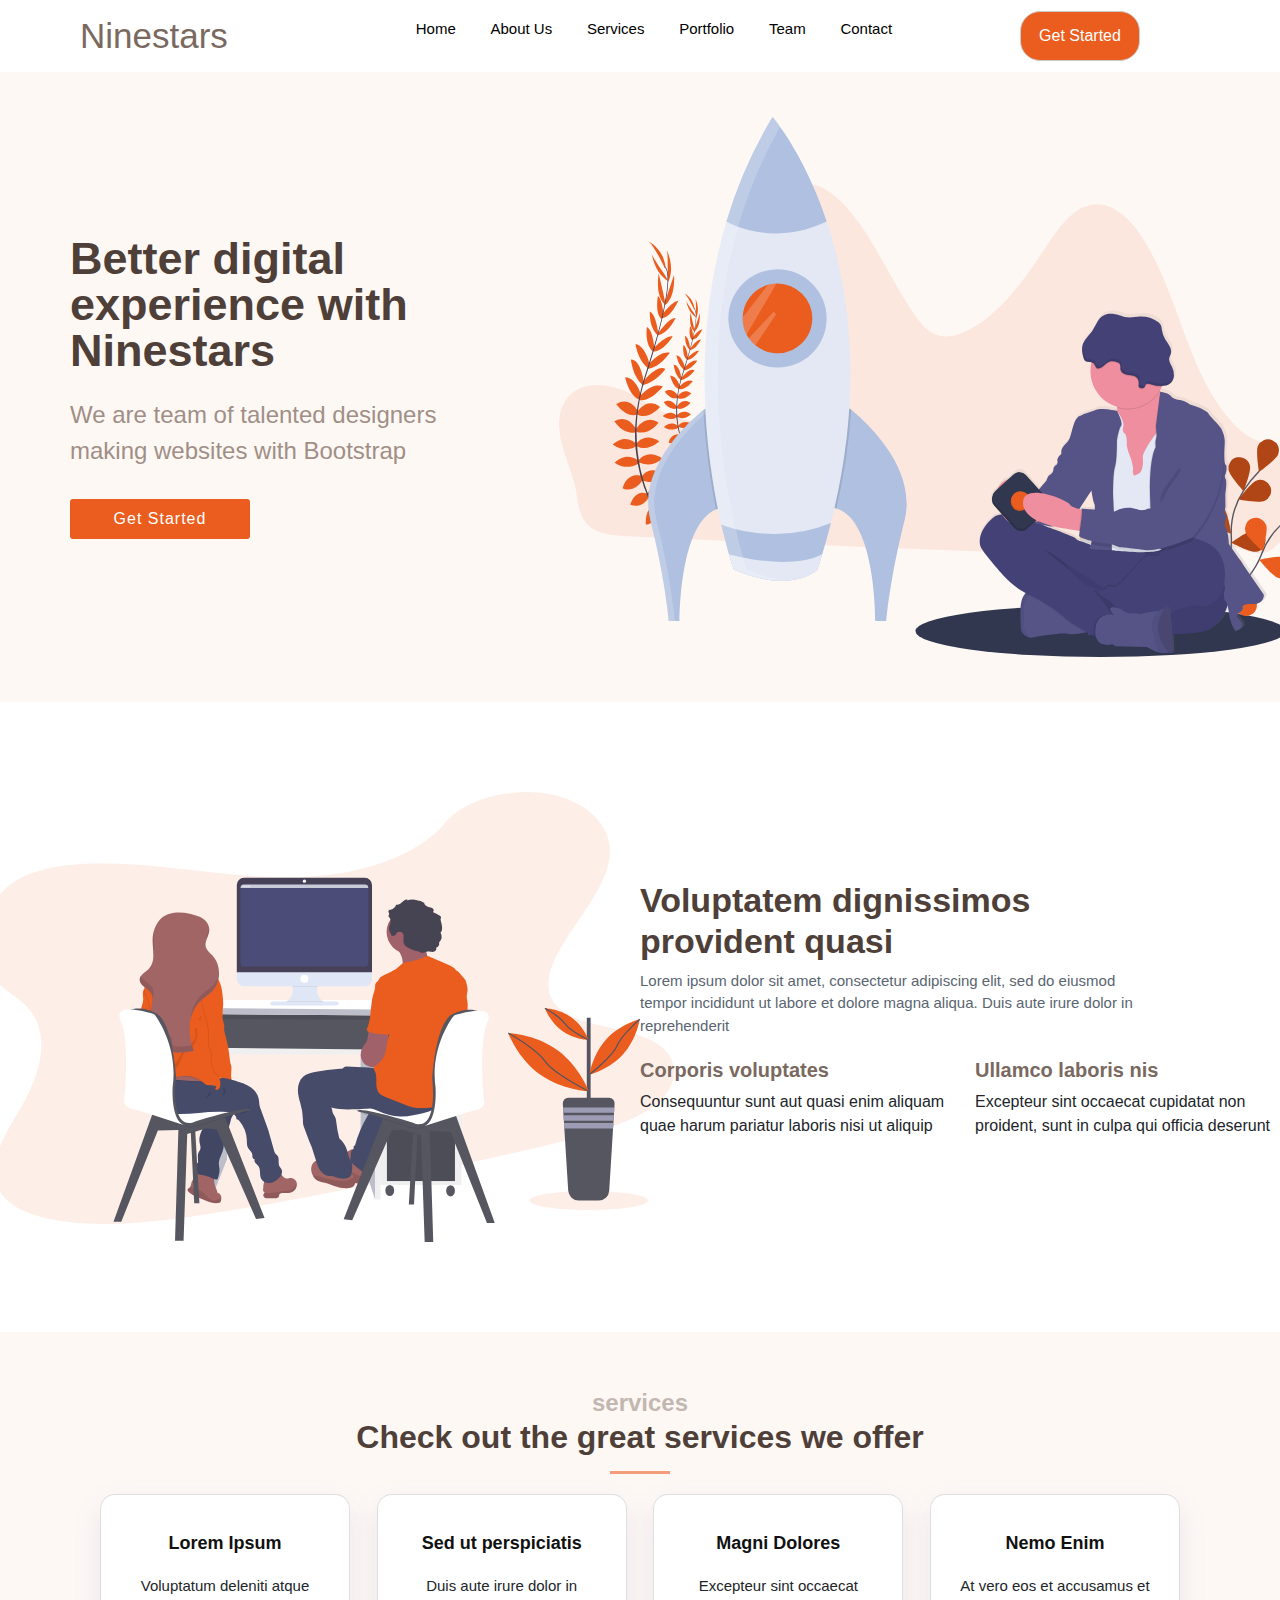
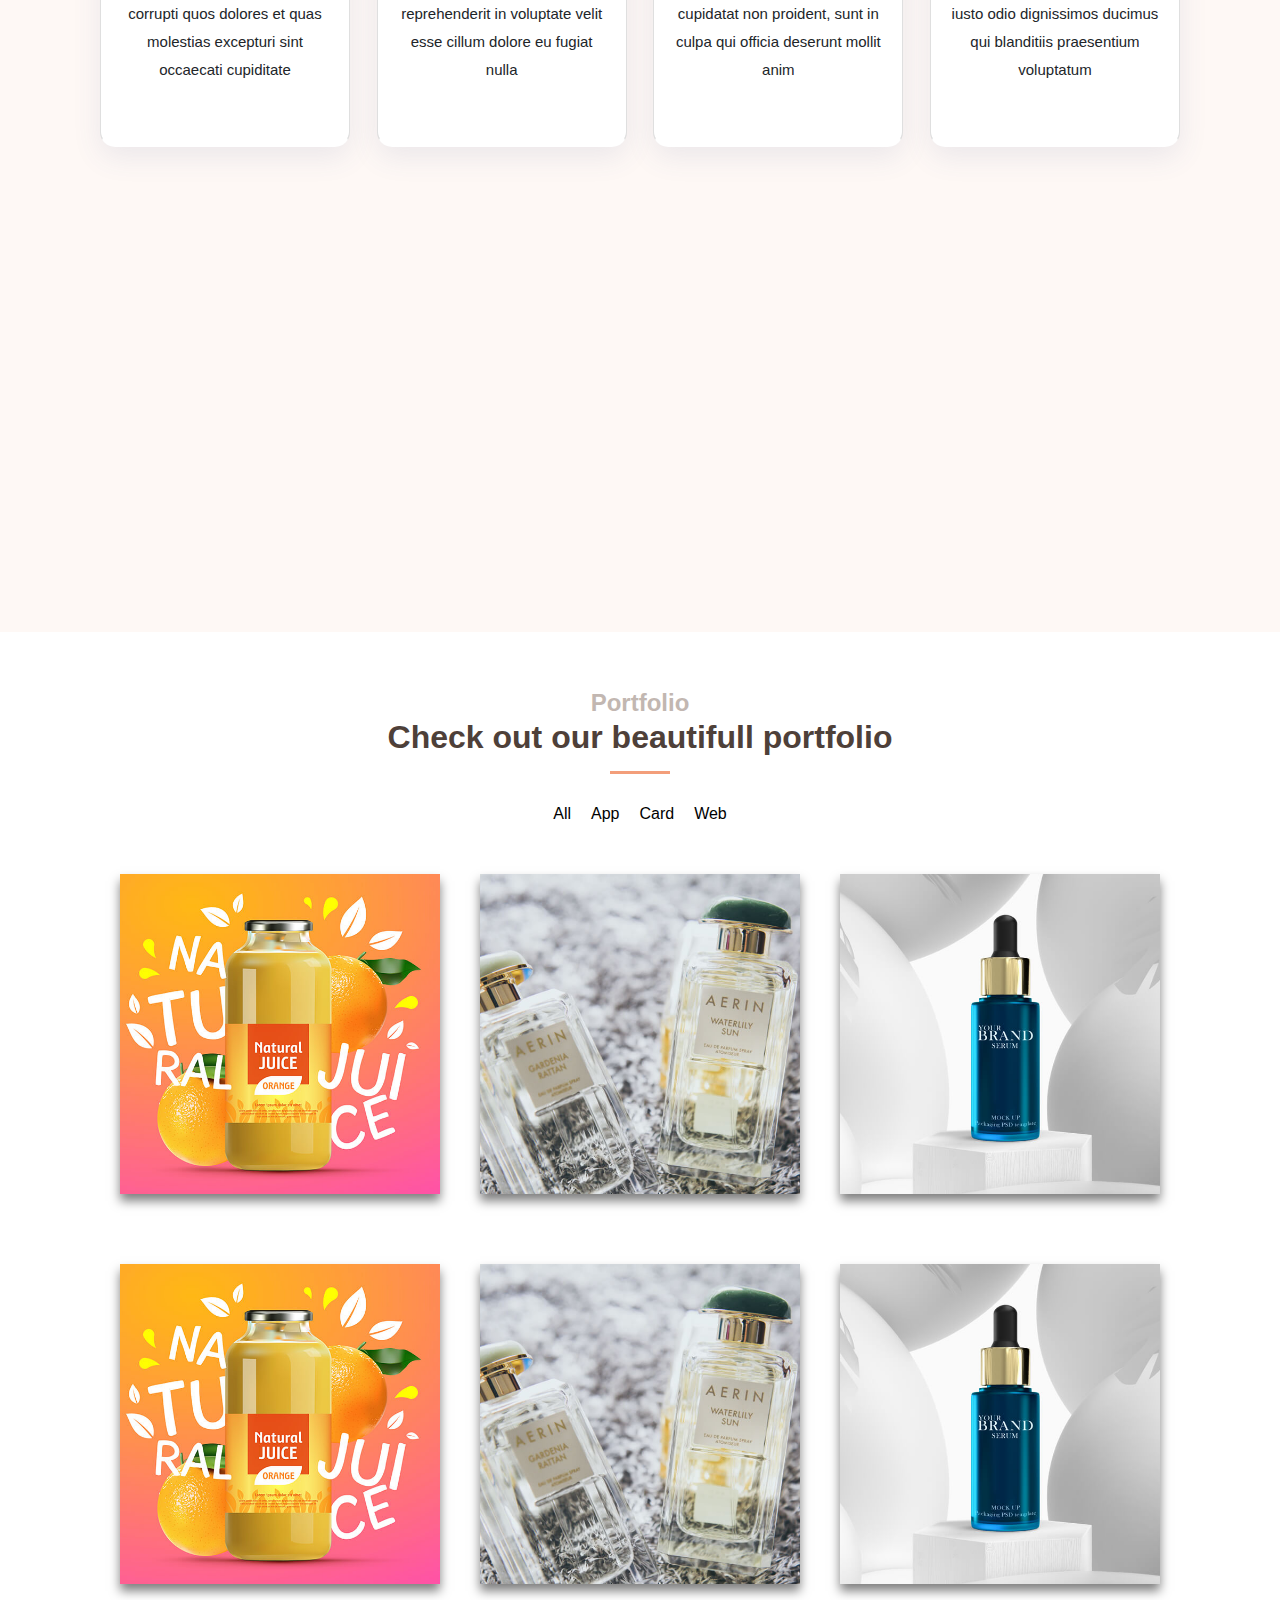
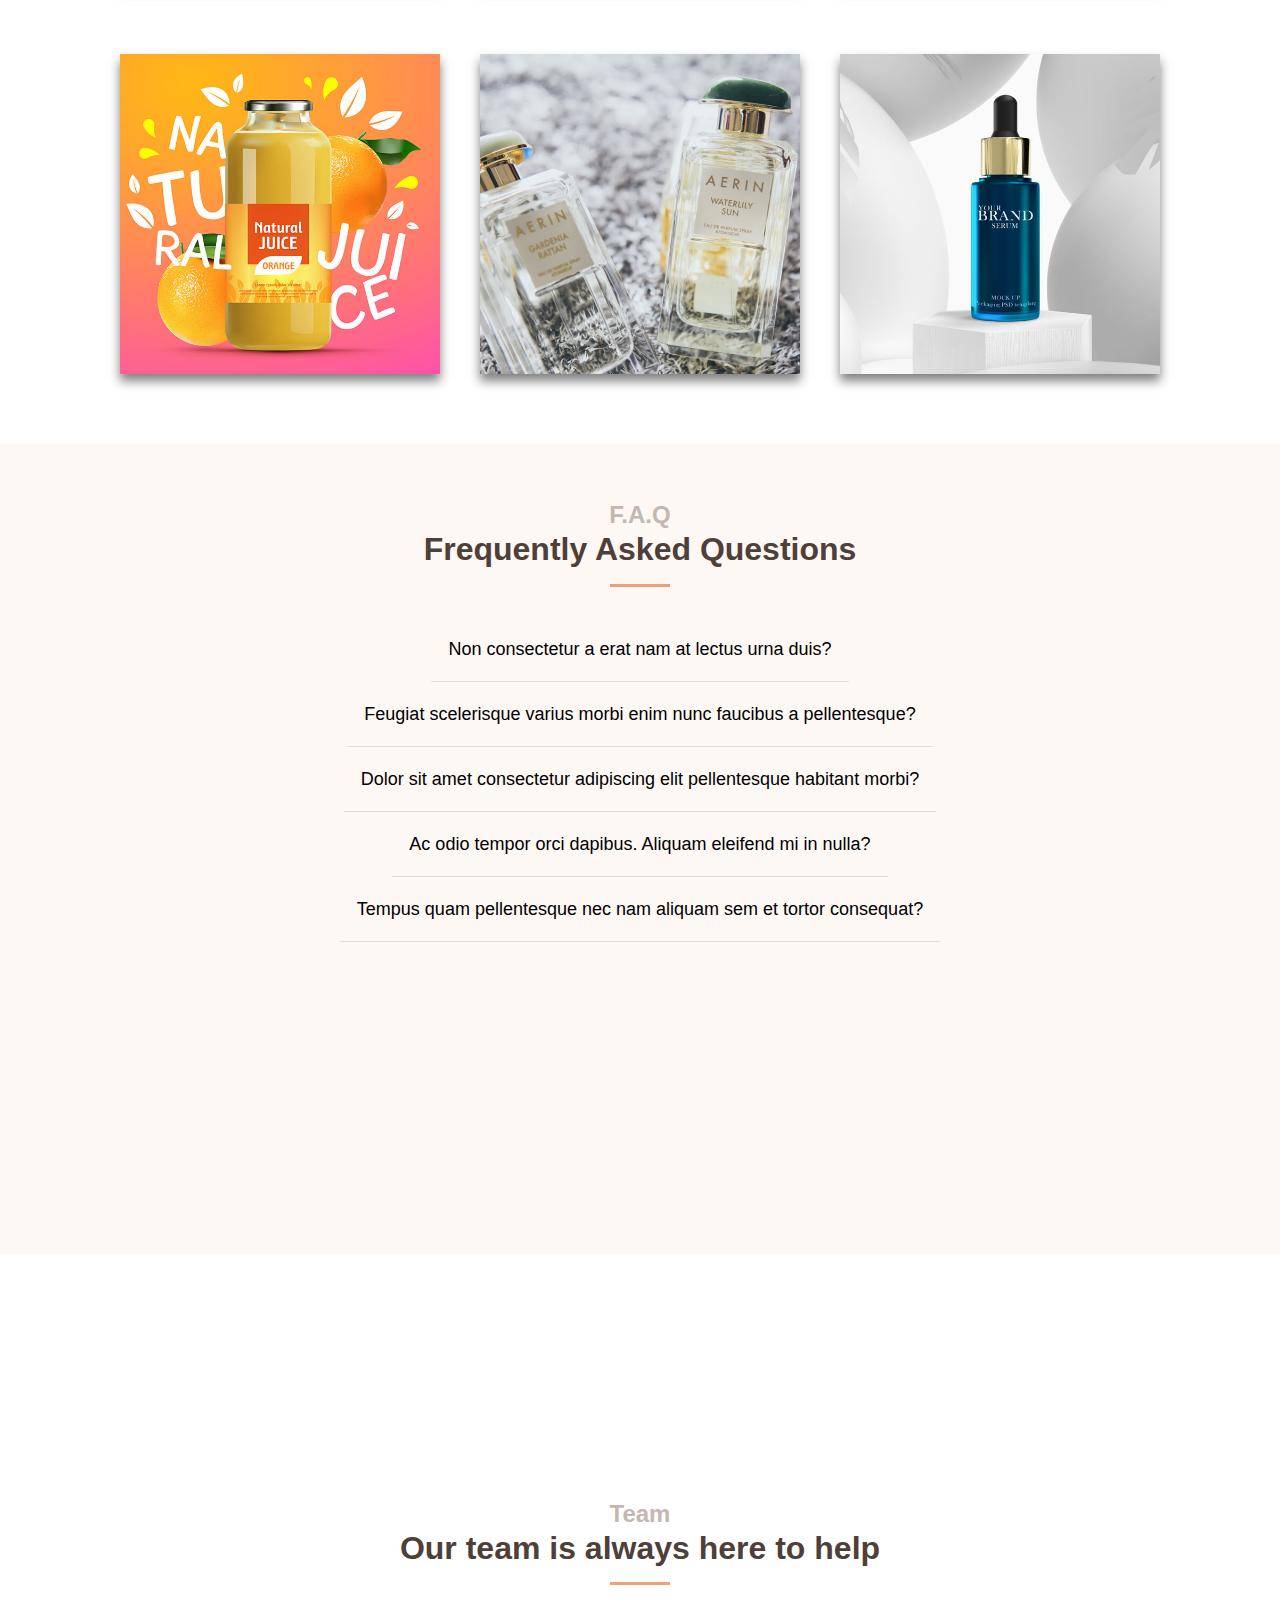
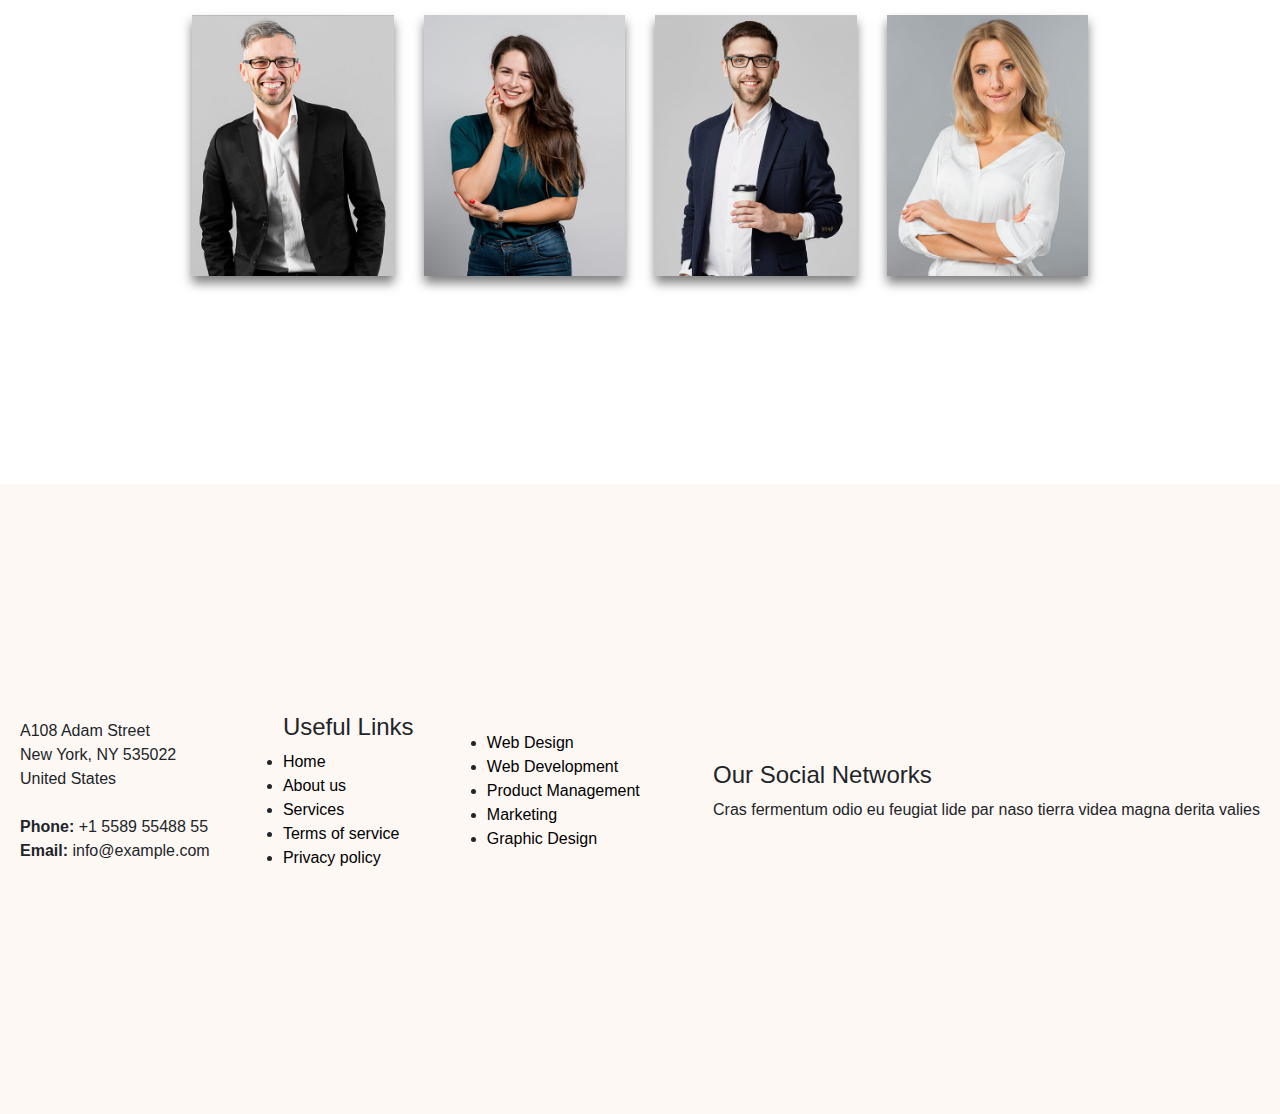
<file: index.html>
<!DOCTYPE html>
<html lang="en">
  <head>
    <meta charset="UTF-8" />
    <meta name="viewport" content="width=device-width, initial-scale=1.0" />
    <title>Ninestar</title>
    <link
      rel="stylesheet"
      href="https://cdnjs.cloudflare.com/ajax/libs/font-awesome/6.4.0/css/all.min.css"
      integrity="sha512-iecdLmaskl7CVkqkXNQ/ZH/XLlvWZOJyj7Yy7tcenmpD1ypASozpmT/E0iPtmFIB46ZmdtAc9eNBvH0H/ZpiBw=="
      crossorigin="anonymous"
      referrerpolicy="no-referrer"
    />
    <link
      href="https://cdn.jsdelivr.net/npm/bootstrap@4.6.0/dist/css/bootstrap.min.css"
      rel="stylesheet"
    />

    <link rel="stylesheet" href="style.css" />
  </head>
  <body>
    <div class="navbar">
      <div class="navbar_logo">
        <span>Ninestars</span>
      </div>
      <div class="navbar_links">
        <div class="navabr_uls">
          <ul>
            <a href="#">Home</a>
            <a href="#">About Us</a>
            <a href="#">Services</a>
            <a href="#">Portfolio</a>
            <a href="#">Team</a>
            <a href="#">Contact</a>

            <!-- <div class="navabr_dropdown">
              <label for="drop down"></label>
              <select name="dog-names" id="dog-names">
                <option value="rigatoni">Drop Down</option>
                <option value="dave">Drop Down</option>
                <option value="pumpernickel">Drop Down</option>
                <option value="reeses">Drop Down</option>
              </select>
            </div>
           -->
          </ul>
        </div>
      </div>
      <div class="navbar_button">
        <button>Get Started</button>
      </div>
    </div>

    <!--header section -->
    <div class="header">
      <div class="row no-gutters">
        <div class="col-6">
          <div class="header_content">
            <h2>Better digital experience with Ninestars</h2>
            <p>
              We are team of talented designers making websites with Bootstrap
            </p>
            <button>Get Started</button>
          </div>
        </div>
        <div class="col-6 no-gutters">
          <div class="header_img">
            <img src="./img/header.svg" alt="" />
          </div>
        </div>
      </div>
    </div>
    <!-- end of  header -->
    <!-- about -->
    <div class="about">
      <div class="row no-gutters">
        <div class="col-6">
          <div class="about_img">
            <img src="./img/about.svg" alt="" />
          </div>
        </div>

        <div class="col-6 no-gutters">
          <div class="about_content">
            <div class="row">
              <div class="col-12 about_content_first">
                <h1>Voluptatem dignissimos provident quasi</h1>
                <p>
                  Lorem ipsum dolor sit amet, consectetur adipiscing elit, sed
                  do eiusmod tempor incididunt ut labore et dolore magna aliqua.
                  Duis aute irure dolor in reprehenderit
                </p>
              </div>
            </div>

            <!-- Second Row -->
            <div class="row about_content_second">
              <div class="col-6">
                <i class="fa-solid fa-file-invoice"></i>
                <h2>Corporis voluptates</h2>
                <p>
                  Consequuntur sunt aut quasi enim aliquam quae harum pariatur
                  laboris nisi ut aliquip
                </p>
              </div>
              <div class="col-6">
                <i class="fa-solid fa-cube"></i>
                <h2>Ullamco laboris nis</h2>
                <p>
                  Excepteur sint occaecat cupidatat non proident, sunt in culpa
                  qui officia deserunt
                </p>
              </div>
            </div>
          </div>
        </div>
      </div>
    </div>
    <!-- end of about  -->
    <!-- service  -->

    <div class="service">
      <div class="service_heading">
        <h3>services</h3>
        <h2>Check out the great services we offer</h2>
        <div class="service_heading_line"></div>
      </div>

      <div class="service_cards">
        <!-- 1 card  -->
        <div class="card" style="width: 18rem">
          <div class="card-body">
            <div class="card_icon"><i class="fa-solid fa-basketball"></i></div>
            <div class="card_heading">Lorem Ipsum</div>
            <div class="card_data">
              Voluptatum deleniti atque corrupti quos dolores et quas molestias
              excepturi sint occaecati cupiditate
            </div>
          </div>
          <div class="card-body"></div>
        </div>
        <!-- end of card 1 -->
        <!-- 2 card  -->
        <div class="card" style="width: 18rem">
          <div class="card-body">
            <div class="card_icon">
              <i class="fa-regular fa-file-lines"></i>
            </div>
            <div class="card_heading">Sed ut perspiciatis</div>
            <div class="card_data">
              Duis aute irure dolor in reprehenderit in voluptate velit esse
              cillum dolore eu fugiat nulla
            </div>
          </div>
        </div>
        <!-- end of card 2 -->
        <!-- 3 card  -->
        <div class="card" style="width: 18rem">
          <div class="card-body">
            <div class="card_icon">
              <i class="fa-solid fa-gauge-simple-high"></i>
            </div>
            <div class="card_heading">Magni Dolores</div>
            <div class="card_data">
              Excepteur sint occaecat cupidatat non proident, sunt in culpa qui
              officia deserunt mollit anim
            </div>
          </div>
        </div>
        <!-- end of card 3 -->
        <!-- 4 card  -->
        <div class="card" style="width: 18rem">
          <div class="card-body">
            <div class="card_icon">
              <i class="fa-solid fa-earth-americas"></i>
            </div>
            <div class="card_heading">Nemo Enim</div>
            <div class="card_data">
              At vero eos et accusamus et iusto odio dignissimos ducimus qui
              blanditiis praesentium voluptatum
            </div>
          </div>
        </div>
        <!-- end of card 4 -->
      </div>
    </div>
    <!-- portfolio -->
    <div class="portfolio">
      <div class="portfolio_heading">
        <div class="service_heading">
          <h3>Portfolio</h3>
          <h2>Check out our beautifull portfolio</h2>
          <div class="service_heading_line"></div>
        </div>
      </div>
      <!-- card section  -->
      <div class="portfolio_links">
        <a href="#" onclick="showImages('all', event)">All</a>
        <a href="#" onclick="showImages('app', event)">App</a>
        <a href="#" onclick="showImages('card', event)">Card</a>
        <a href="#" onclick="showImages('web', event)">Web</a>
      </div>

      <div class="image_section">
        <div class="image-container" id="all-images">
          <!-- <div class="wrapper">
            <div class="wrapper_card">
              <img src="./img/portfolio-1.jpg" alt="img-1" />
              <div class="wrapper_info">
                <h1>heading</h1>
                <p>Lorem ipsum dolor sit amet, consectetur adipisicing elit.</p>
                <a href="#" class="btn">Read More</a>
              </div>
            </div>
            <div class="wrapper_card">
              <img src="./img/portfolio-2.jpg" alt="img-1" />
              <div class="wrapper_info">
                <h1>heading</h1>
                <p>Lorem ipsum dolor sit amet, consectetur adipisicing elit.</p>
                <a href="#" class="btn">Read More</a>
              </div>
            </div>
            <div class="wrapper_card">
              <img src="./img/portfolio-3.jpg" alt="img-1" />
              <div class="wrapper_info">
                <h1>heading</h1>
                <p>Lorem ipsum dolor sit amet, consectetur adipisicing elit.</p>
                <a href="#" class="btn">Read More</a>
              </div>
            </div>
          </div> -->
          <!-- <div class="wrapper">
            <div class="wrapper_card">
              <img src="./img/portfolio-1.jpg" alt="img-1" />
              <div class="wrapper_info">
                <h1>heading</h1>
                <p>Lorem ipsum dolor sit amet, consectetur adipisicing elit.</p>
                <a href="#" class="btn">Read More</a>
              </div>
            </div>
            <div class="wrapper_card">
              <img src="./img/portfolio-2.jpg" alt="img-1" />
              <div class="wrapper_info">
                <h1>heading</h1>
                <p>Lorem ipsum dolor sit amet, consectetur adipisicing elit.</p>
                <a href="#" class="btn">Read More</a>
              </div>
            </div>
            <div class="wrapper_card">
              <img src="./img/portfolio-3.jpg" alt="img-1" />
              <div class="wrapper_info">
                <h1>heading</h1>
                <p>Lorem ipsum dolor sit amet, consectetur adipisicing elit.</p>
                <a href="#" class="btn">Read More</a>
              </div>
            </div>
          </div> -->
          <!-- <div class="wrapper">
            <div class="wrapper_card">
              <img src="./img/portfolio-1.jpg" alt="img-1" />
              <div class="wrapper_info">
                <h1>heading</h1>
                <p>Lorem ipsum dolor sit amet, consectetur adipisicing elit.</p>
                <a href="#" class="btn">Read More</a>
              </div>
            </div>
            <div class="wrapper_card">
              <img src="./img/portfolio-2.jpg" alt="img-1" />
              <div class="wrapper_info">
                <h1>heading</h1>
                <p>Lorem ipsum dolor sit amet, consectetur adipisicing elit.</p>
                <a href="#" class="btn">Read More</a>
              </div>
            </div>
            <div class="wrapper_card">
              <img src="./img/portfolio-3.jpg" alt="img-1" />
              <div class="wrapper_info">
                <h1>heading</h1>
                <p>Lorem ipsum dolor sit amet, consectetur adipisicing elit.</p>
                <a href="#" class="btn">Read More</a>
              </div>
            </div>
          </div> -->
        </div>
        <div class="image-container" id="app-images">
          <div class="wrapper">
            <div class="wrapper_card">
              <img src="./img/portfolio-1.jpg" alt="img-1" />
              <div class="wrapper_info">
                <h1>heading</h1>
                <p>Lorem ipsum dolor sit amet, consectetur adipisicing elit.</p>
                <a href="#" class="btn">Read More</a>
              </div>
            </div>
            <div class="wrapper_card">
              <img src="./img/portfolio-2.jpg" alt="img-1" />
              <div class="wrapper_info">
                <h1>heading</h1>
                <p>Lorem ipsum dolor sit amet, consectetur adipisicing elit.</p>
                <a href="#" class="btn">Read More</a>
              </div>
            </div>
            <div class="wrapper_card">
              <img src="./img/portfolio-3.jpg" alt="img-1" />
              <div class="wrapper_info">
                <h1>heading</h1>
                <p>Lorem ipsum dolor sit amet, consectetur adipisicing elit.</p>
                <a href="#" class="btn">Read More</a>
              </div>
            </div>
          </div>
        </div>
        <div class="image-container" id="card-images">
          <div class="wrapper">
            <div class="wrapper_card">
              <img src="./img/portfolio-1.jpg" alt="img-1" />
              <div class="wrapper_info">
                <h1>heading</h1>
                <p>Lorem ipsum dolor sit amet, consectetur adipisicing elit.</p>
                <a href="#" class="btn">Read More</a>
              </div>
            </div>
            <div class="wrapper_card">
              <img src="./img/portfolio-2.jpg" alt="img-1" />
              <div class="wrapper_info">
                <h1>heading</h1>
                <p>Lorem ipsum dolor sit amet, consectetur adipisicing elit.</p>
                <a href="#" class="btn">Read More</a>
              </div>
            </div>
            <div class="wrapper_card">
              <img src="./img/portfolio-3.jpg" alt="img-1" />
              <div class="wrapper_info">
                <h1>heading</h1>
                <p>Lorem ipsum dolor sit amet, consectetur adipisicing elit.</p>
                <a href="#" class="btn">Read More</a>
              </div>
            </div>
          </div>
        </div>
        <div class="image-container" id="web-images">
          <div class="wrapper">
            <div class="wrapper_card">
              <img src="./img/portfolio-1.jpg" alt="img-1" />
              <div class="wrapper_info">
                <h1>heading</h1>
                <p>Lorem ipsum dolor sit amet, consectetur adipisicing elit.</p>
                <a href="#" class="btn">Read More</a>
              </div>
            </div>
            <div class="wrapper_card">
              <img src="./img/portfolio-2.jpg" alt="img-1" />
              <div class="wrapper_info">
                <h1>heading</h1>
                <p>Lorem ipsum dolor sit amet, consectetur adipisicing elit.</p>
                <a href="#" class="btn">Read More</a>
              </div>
            </div>
            <div class="wrapper_card">
              <img src="./img/portfolio-3.jpg" alt="img-1" />
              <div class="wrapper_info">
                <h1>heading</h1>
                <p>Lorem ipsum dolor sit amet, consectetur adipisicing elit.</p>
                <a href="#" class="btn">Read More</a>
              </div>
            </div>
          </div>
        </div>
      </div>

      <!-- end of card section  -->
    </div>

    <!-- End of portfolio -->
    <!-- questions sections  -->
    <div class="qns">
      <div class="service_heading">
        <h3>F.A.Q</h3>
        <h2>Frequently Asked Questions</h2>
        <div class="service_heading_line"></div>
      </div>
      <!-- accordian -->
      <div class="accordion">
        <div class="section">
          <div class="section-title" onclick="toggleSection(1)">
            Non consectetur a erat nam at lectus urna duis?
          </div>
          <div class="section-content">
            Feugiat pretium nibh ipsum consequat. Tempus iaculis urna id
            volutpat lacus laoreet non curabitur gravida. Venenatis lectus magna
            fringilla urna porttitor rhoncus dolor purus non.
          </div>
        </div>
        <div class="section">
          <div class="section-title" onclick="toggleSection(2)">
            Feugiat scelerisque varius morbi enim nunc faucibus a pellentesque?
          </div>
          <div class="section-content">
            Feugiat pretium nibh ipsum consequat. Tempus iaculis urna id
            volutpat lacus laoreet non curabitur gravida. Venenatis lectus magna
            fringilla urna porttitor rhoncus dolor purus non.
          </div>
        </div>
        <div class="section">
          <div class="section-title" onclick="toggleSection(3)">
            Dolor sit amet consectetur adipiscing elit pellentesque habitant
            morbi?
          </div>
          <div class="section-content">
            Feugiat pretium nibh ipsum consequat. Tempus iaculis urna id
            volutpat lacus laoreet non curabitur gravida. Venenatis lectus magna
            fringilla urna porttitor rhoncus dolor purus non.
          </div>
        </div>
        <div class="section">
          <div class="section-title" onclick="toggleSection(4)">
            Ac odio tempor orci dapibus. Aliquam eleifend mi in nulla?
          </div>
          <div class="section-content">
            Feugiat pretium nibh ipsum consequat. Tempus iaculis urna id
            volutpat lacus laoreet non curabitur gravida. Venenatis lectus magna
            fringilla urna porttitor rhoncus dolor purus non.
          </div>
        </div>
        <div class="section">
          <div class="section-title" onclick="toggleSection(5)">
            Tempus quam pellentesque nec nam aliquam sem et tortor consequat?
          </div>
          <div class="section-content">
            Feugiat pretium nibh ipsum consequat. Tempus iaculis urna id
            volutpat lacus laoreet non curabitur gravida. Venenatis lectus magna
            fringilla urna porttitor rhoncus dolor purus non.
          </div>
        </div>
      </div>
      <!-- end of accordian -->
    </div>
    <div class="team">
      <div class="service_heading">
        <h3>Team</h3>
        <h2>Our team is always here to help</h2>
        <div class="service_heading_line"></div>
      </div>
      <div class="team_cards">
        <div class="team_card">
          <img src="./img/team-1.jpg" alt="img-1" />
          <div class="team_info">
            <h4>heading</h4>
            <p>Lorem ipsum dolor sit</p>
          </div>
        </div>
        <div class="team_card">
          <img src="./img/team-2.jpg" alt="img-1" />
          <div class="team_info">
            <h4>heading</h4>
            <p>Lorem ipsum dolor</p>
          </div>
        </div>
        <div class="team_card">
          <img src="./img/team-3.jpg" alt="img-1" />
          <div class="team_info">
            <h4>heading</h4>
            <p>Lorem ipsum dolor sit</p>
          </div>
        </div>
        <div class="team_card">
          <img src="./img/team-4.jpg" alt="img-1" />
          <div class="team_info">
            <h4>heading</h4>
            <p>Lorem ipsum dolor sit</p>
          </div>
        </div>
      </div>
    </div>
    <div class="footer">
      <div class="section_1">
        <p>
          A108 Adam Street <br />
          New York, NY 535022<br />
          United States <br /><br />
          <strong>Phone:</strong> +1 5589 55488 55<br />
          <strong>Email:</strong> info@example.com<br />
        </p>
      </div>
      <div class="section_2">
        <h4>Useful Links</h4>
        <ul>
          <li><i class="bx bx-chevron-right"></i> <a href="#">Home</a></li>
          <li><i class="bx bx-chevron-right"></i> <a href="#">About us</a></li>
          <li><i class="bx bx-chevron-right"></i> <a href="#">Services</a></li>
          <li>
            <i class="bx bx-chevron-right"></i> <a href="#">Terms of service</a>
          </li>
          <li>
            <i class="bx bx-chevron-right"></i> <a href="#">Privacy policy</a>
          </li>
        </ul>
      </div>
      <div class="section_3">
        <ul>
          <li>
            <i class="bx bx-chevron-right"></i> <a href="#">Web Design</a>
          </li>
          <li>
            <i class="bx bx-chevron-right"></i> <a href="#">Web Development</a>
          </li>
          <li>
            <i class="bx bx-chevron-right"></i>
            <a href="#">Product Management</a>
          </li>
          <li><i class="bx bx-chevron-right"></i> <a href="#">Marketing</a></li>
          <li>
            <i class="bx bx-chevron-right"></i> <a href="#">Graphic Design</a>
          </li>
        </ul>
      </div>
      <div class="section_4">
        <h4>Our Social Networks</h4>
        <p>
          Cras fermentum odio eu feugiat lide par naso tierra videa magna derita
          valies
        </p>
        <div class="social-links mt-3">
          <a href="#" class="twitter"><i class="bx bxl-twitter"></i></a>
          <a href="#" class="facebook"><i class="bx bxl-facebook"></i></a>
          <a href="#" class="instagram"><i class="bx bxl-instagram"></i></a>
          <a href="#" class="google-plus"><i class="bx bxl-skype"></i></a>
          <a href="#" class="linkedin"><i class="bx bxl-linkedin"></i></a>
        </div>
      </div>
    </div>
    <script src="https://cdn.jsdelivr.net/npm/bootstrap@4.6.0/dist/js/bootstrap.min.js"></script>
    <script src="script.js"></script>
  </body>
</html>
</file>
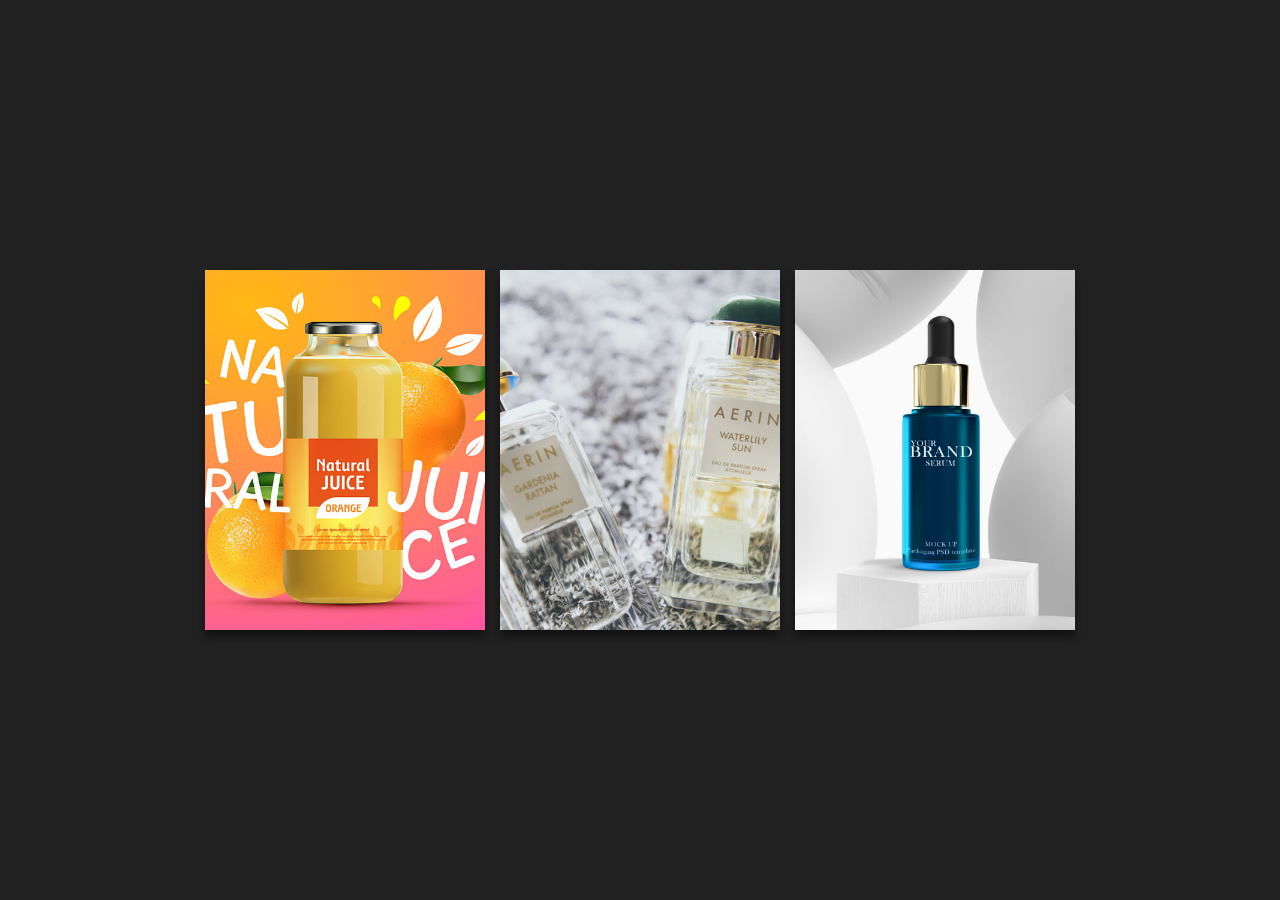
<file: card.html>
<!DOCTYPE html>
<html lang="en">
  <head>
    <meta charset="UTF-8" />
    <meta name="viewport" content="width=device-width, initial-scale=1.0" />
    <title>Document</title>
    <link rel="stylesheet" href="card.css" />
  </head>
  <body>
    <div class="wrapper">
      <div class="card">
        <img src="./img/portfolio-1.jpg" alt="img-1" />
        <div class="info">
          <h1>heading</h1>
          <p>Lorem ipsum dolor sit amet, consectetur adipisicing elit.</p>
          <a href="#" class="btn">Read More</a>
        </div>
      </div>
      <div class="card">
        <img src="./img/portfolio-2.jpg" alt="img-1" />
        <div class="info">
          <h1>heading</h1>
          <p>Lorem ipsum dolor sit amet, consectetur adipisicing elit.</p>
          <a href="#" class="btn">Read More</a>
        </div>
      </div>
      <div class="card">
        <img src="./img/portfolio-3.jpg" alt="img-1" />
        <div class="info">
          <h1>heading</h1>
          <p>Lorem ipsum dolor sit amet, consectetur adipisicing elit.</p>
          <a href="#" class="btn">Read More</a>
        </div>
      </div>
    </div>
  </body>
</html>
</file>
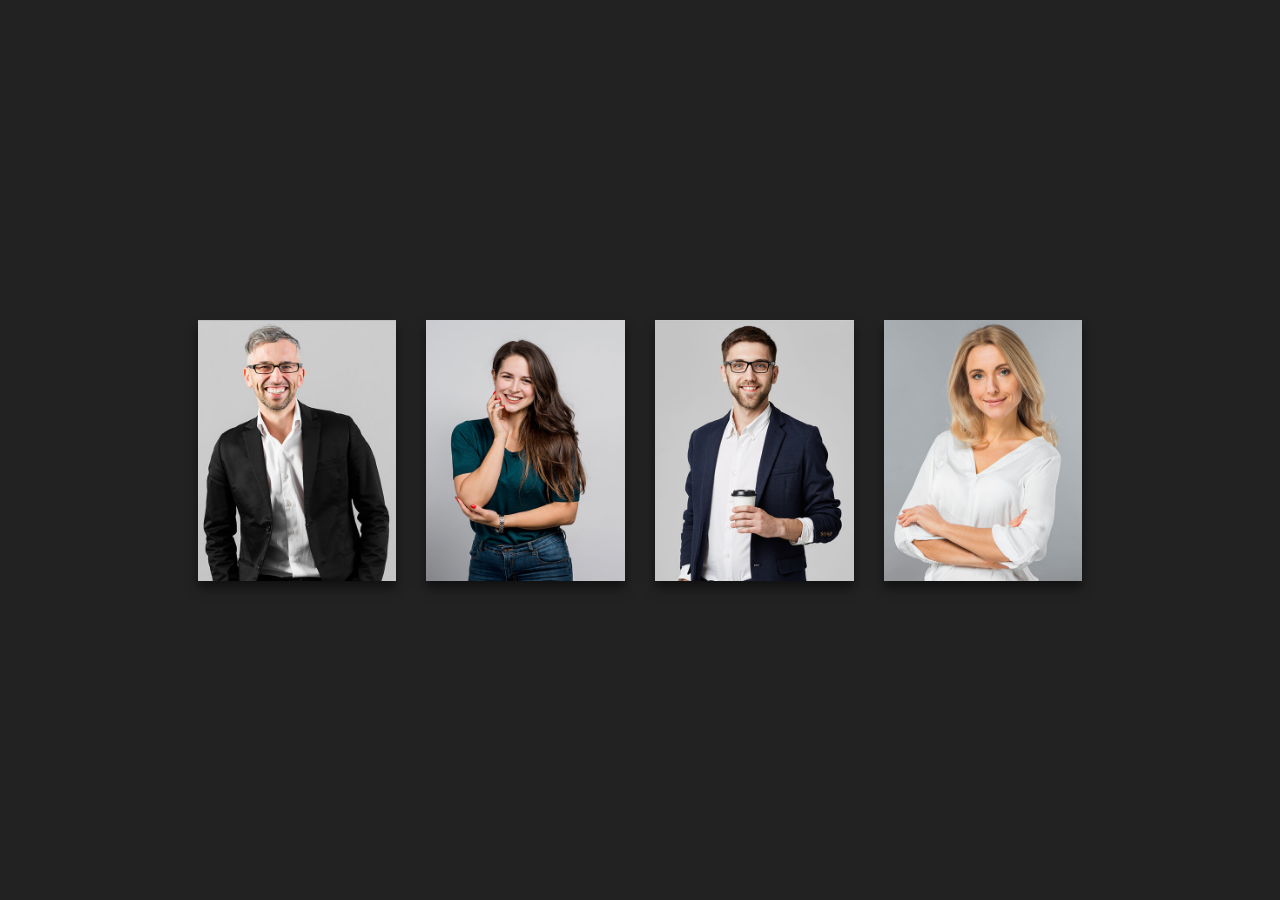
<file: test.html>
<!DOCTYPE html>
<html lang="en">
  <head>
    <meta charset="UTF-8" />
    <meta name="viewport" content="width=device-width, initial-scale=1.0" />
    <title>Document</title>
    <link rel="stylesheet" href="test.css" />
  </head>
  <body>
    <div class="team_cards">
      <div class="team_card">
        <img src="./img/team-1.jpg" alt="img-1" />
        <div class="team_info">
          <h4>heading</h4>
          <p>Lorem ipsum dolor sit </p>
          
        </div>
      </div>
      <div class="team_card">
        <img src="./img/team-2.jpg" alt="img-1" />
        <div class="team_info">
          <h4>heading</h4>
          <p>Lorem ipsum dolor </p>
          
        </div>
      </div>
      <div class="team_card">
        <img src="./img/team-3.jpg" alt="img-1" />
        <div class="team_info">
          <h4>heading</h4>
          <p>Lorem ipsum dolor sit </p>
       
        </div>
      </div>
      <div class="team_card">
        <img src="./img/team-4.jpg" alt="img-1" />
        <div class="team_info">
          <h4>heading</h4>
          <p>Lorem ipsum dolor sit </p>
          
        </div>
    </div>
  </body>
</html>
</file>
<file: style.css>
* {
  margin: 0;
  padding: 0;
  box-sizing: border-box;
}
body {
  font-family: "Open Sans", sans-serif;
  overflow-x: hidden;
}
a {
  text-decoration: none;
  color: black;
}

.navbar {
  background: #fff;
  height: 72px;
  display: flex;
  justify-content: space-between;
  align-items: center;
  padding: 10px;
  font-size: 17px;

  box-shadow: rgba(0, 0, 0, 0.1) 0px 2px 15px;
}
.navbar span {
  font-size: 35px;
  color: rgb(122, 105, 96);
  position: relative;
  left: 70px;
}
.navabr_uls a {
  font-size: 15px;
  padding: 15px;
  transition: all 0.2s ease-in-out;
  cursor: pointer;
  text-transform: capitalize;
  text-decoration: none;
}
.navabr_uls a:hover {
  color: rgb(235, 93, 30);
}
.navbar_button {
  position: relative;
  right: 130px;
}
.navbar_button button {
  background-color: rgb(235, 93, 30);
  color: #fff;
  border: 1px solid #ccc;
  /* padding: 10px; */
  font-size: 16px;
  cursor: pointer;
  border-radius: 20px;
  width: 120px;
  height: 50px;
}
/* header section */
.header_img,
.header_content {
  height: 70vh;
  width: 100%;
  background: #fef8f5;
}
.header_content {
  display: flex;
  /* align-items: center; */
  justify-content: center;
  flex-direction: column;
  padding-left: 70px;
}
.header_content h2 {
  font-size: 45px;
  font-weight: 700;
  line-height: 46px;
  color: #4e4039;
  max-width: 350px;
}
.header_content p {
  color: #a08f86;
  margin: 15px 0 0 0;
  font-size: 24px;
  max-width: 400px;
}
.header_content button {
  font-family: "Raleway", sans-serif;
  font-weight: 500;
  font-size: 16px;
  letter-spacing: 1px;
  display: inline-block;
  padding: 8px 28px;
  border-radius: 3px;
  transition: 0.5s;
  margin-top: 30px;
  color: #fff;
  background: #eb5d1e;
  width: 180px;
  border: none;
}
.header_img {
  display: flex;
  justify-content: center;
  align-items: center;
  padding-right: 20px;
}
@keyframes moveUpDown {
  0% {
    transform: translateY(0);
  }
  50% {
    transform: translateY(20px);
  }
  100% {
    transform: translateY(0);
  }
}
.header_img img {
  height: 60vh;
  animation: moveUpDown 3s ease-in-out infinite;
}

/* about */
.about_img,
.about_content {
  height: 70vh;
  width: 100%;
}
.about_img {
  display: flex;
  justify-content: center;
  align-items: center;
  padding-left: 20px;
}
.about_img img {
  height: 50vh;
}
.about_content {
  height: 70vh;

  display: flex;

  justify-content: center;
  flex-direction: column;
}

.about_content_first {
  display: flex;

  flex-direction: column;
}
.about_content_first h1 {
  font-weight: 700;
  font-size: 34px;
  color: #4e4039;
  max-width: 400px;
}
.about_content_first p {
  font-size: 15px;
  color: #5a6570;
  max-width: 500px;
}
.about_content_second {
  display: flex;

  flex-direction: row;
}
.about_content_second i {
  font-size: 38px;
  margin-top: 15px;
  color: #f39e7a;
  margin-bottom: 3px;
}
.about_content_second h2 {
  font-size: 20px;
  font-weight: 700;
  margin-top: 5px;
  color: #7a6960;
}
.about_content_secondp {
  font-size: 15px;
  color: #5a6570;
}
/* service  */
.service {
  width: 100%;
  height: 100%;
  background: #fef8f5;
  padding-bottom: 60px;
}
.service_heading {
  display: flex;
  align-items: center;
  justify-content: center;
  flex-direction: column;
  padding-top: 70px;
}
.service_heading h3 {
  font-size: 24px;
  font-weight: 700;
  padding-bottom: 0;
  line-height: 1px;
  margin-bottom: 15px;
  color: #c2b7b1;
}
.service_heading h2 {
  padding-bottom: 10px;
  margin-bottom: 5px;
  position: relative;
  font-size: 32px;
  font-weight: 700;
  color: #4e4039;
}
.service_heading_line {
  height: 3px;
  width: 60px;
  background: #f39e7a;
  margin-bottom: 20px;
}
.service_cards {
  display: flex;
  flex-direction: row;
  justify-content: space-between;
  padding-left: 100px;
  padding-right: 100px;
}
.card {
  display: flex;
  align-items: center;
  justify-content: center;
  /* padding: 30px; */
  /* position: relative; */
  overflow: hidden;
  margin: 0 0 40px 0;
  background: #fff;
  box-shadow: 0 10px 29px 0 rgba(68, 88, 144, 0.1);
  transition: all 0.4s ease-in-out;
  border-radius: 15px;
  text-align: center;
  border-bottom: 3px solid #fff;
  max-width: 250px;
  max-height: 255px;
}
.card_icon {
  font-size: 48px;
  line-height: 1;
  margin-bottom: 15px;
  color: #ef7f4d;
}
.card_heading {
  color: #111;
  font-weight: 700;
  margin-bottom: 15px;
  font-size: 18px;
}
.card_data {
  font-size: 15px;
  line-height: 28px;
  /* margin-bottom: 10px; */
}
.card:hover {
  border-bottom: 3px solid #ef7f4d;
}
/* portfolio */
.portfolio {
  width: 100%;
  height: auto;
}
/* card */
* {
  box-sizing: border-box;
  font-family: "Lato", sans-serif;
}
html,
body {
  width: 100%;
  height: 100%;
  /* display: flex;
  justify-content: center;
  align-items: center; */
}
.wrapper {
  display: flex;
  justify-content: center; /* Horizontal centering */
  align-items: center;
  padding: 20px;
  margin-bottom: 30px;
}
.wrapper_card {
  width: 320px;
  height: 320px;
  padding: 2rem 1rem;
  background: #fff;
  position: relative;
  display: flex;
  align-items: flex-end;
  box-shadow: 0px 7px 10px rgba(0, 0, 0, 0.5);
  transition: all 0.5s ease-in-out;
  margin-right: 40px;
}
.wrapper_card:last-child {
  margin-right: 0;
}
.wrapper_card:hover {
  transform: translateY(20px);
}
.wrapper_card:before {
  content: "";
  position: absolute;
  top: 0;
  left: 0;
  display: block;
  width: 100%;
  height: 100%;
  background: linear-gradient(
    to bottom,
    rgba(50, 50, 50, 0.5),
    /* Dark Grey color with 50% opacity */ rgba(50, 50, 50, 1)
      /* Solid Dark Grey color */
  );
  z-index: 2;
  transition: 0.5s all;
  opacity: 0;
}
.wrapper_card:hover:before {
  opacity: 1;
}
.wrapper_card img {
  width: 100%;
  height: 100%;
  object-fit: cover;
  position: absolute;
  top: 0;
  left: 0;
}
.wrapper_card .wrapper_info {
  position: relative;
  z-index: 3;
  color: #fff;
  opacity: 0;
  transform: translateY(30px);
  transition: 0.5s all;
}
.wrapper_card:hover .wrapper_info {
  opacity: 1;
  transform: translateY(0px);
}
.wrapper_card .wrapper_info h1 {
  margin: 0;
}
.wrapper_card .wrapper_info p {
  letter-spacing: 1px;
  font-size: 15px;
  margin-top: 8px;
  margin-bottom: 20px;
}
.wrapper_card .wrapper_info .btn {
  text-decoration: none;
  padding: 0.5rem;
  background: #fff;
  color: #000;
  font-style: 14px;
  font-weight: bold;
  cursor: pointer;
  transition: 0.4s ease-in-out;
}
.wrapper_card .wrapper_info .btn:hover {
  box-shadow: 0px 7px 10px rgba(0, 0, 0, 0.5);
}

.portfolio_links {
  display: flex;
  align-items: center;
  justify-content: center;
  cursor: pointer;
  margin-bottom: 20px;
  font-size: 16px;
  /* font-weight: 600; */
  line-height: 20px;
  color: #212529;
  transition: all 0.3s ease-in-out;
}
.portfolio_links a:hover {
  color: #ef7f4d;
}
.portfolio_links a {
  padding: 10px;
  text-decoration: none;
}

.image_section {
  padding-bottom: 20px;
}
/* end of portfolio section  */
.qns {
  height: 90vh;
  width: 100%;
  background: #fef8f5;
}
/* accordian */

.accordion-container {
  width: 100%;
  background-color: #fef8f5;
}

.accordion {
  width: 100%;
  margin-top: 10px;
  display: flex;
  align-items: center;
  justify-content: center;
  flex-direction: column;
}

.section {
  border-bottom: 1px solid #ddd;
  /* margin: 10px; */
  border-radius: 5px;
}

.section-title {
  background-color: #fef8f5;
  color: black;
  padding: 20px;
  cursor: pointer;
  display: block;
  position: relative;
  font-size: 18px;
  line-height: 24px;
  font-weight: 400;
  transition: all 0.3s ease-in-out;
}

.section-content {
  display: none;
  padding: 10px;
}
.section-title:hover {
  color: #ef7f4d;
}
/* team section  */
.team {
  height: 90vh;
  width: 100%;
  display: flex;
  flex-direction: column;
  align-items: center;
  justify-content: center;
  margin-bottom: 20px;
}

.team_cards {
  display: flex;
  width: 70%;
  flex-direction: row;
  align-items: center;
  justify-content: center;
  margin-top: 10px;
}
.team_card {
  width: 280px;
  height: 261px;
  /* padding: 2rem 1rem; */
  background: #fff;
  position: relative;
  display: flex;
  justify-content: center;
  align-items: center;
  /* justify-content: flex-end; */
  box-shadow: 0px 7px 10px rgba(0, 0, 0, 0.5);
  margin-left: 30px;
  transition: all 0.5s ease-in-out;
}
.team_card:first-child {
  margin-left: 0;
}
/* .team_card:hover {
  transform: translateY(20px);
} */
.team_card:before {
  content: "";
  position: absolute;
  top: 0;
  left: 0;
  display: block;
  width: 100%;
  height: 100%;
  background: linear-gradient(
    to bottom,
    rgba(50, 50, 50, 0.1),
    /* Dark Grey color with 50% opacity */ rgba(50, 50, 50, 1)
      /* Solid Dark Grey color */
  );
  z-index: 2;
  transition: 0.5s all;
  opacity: 0;
}
.team_card:hover:before {
  opacity: 1;
}
.team_card img {
  width: 100%;
  height: 100%;
  object-fit: cover;
  position: absolute;
  top: 0;
  left: 0;
}
.team_card .team_info {
  position: relative;
  bottom: -80px;
  z-index: 3;
  color: #fff;
  opacity: 0;
  transform: translateY(20px);
  transition: 0.5s all;
}
.team_card:hover .team_info {
  opacity: 1;
  transform: translateY(0px);
}
.team_card .team_info h4 {
  font-size: 18px;
  text-align: center;
  font-weight: 700;
  margin-bottom: 2px;
}
.team_card .team_info p {
  font-size: 15px;
  text-align: center;
  margin-top: 0;
}
.footer {
  background: #fef8f5;
  height: 70vh;
  width: 100%;
  display: flex;
  align-items: center;
  justify-content: space-between;
  flex-direction: row;
  padding-left: 20px;
  padding-right: 20px;
}
.footer a {
  list-style: none;
  text-decoration: none;
}
</file>
<file: card.css>
* {
  box-sizing: border-box;
  font-family: "Lato", sans-serif;
}
html,
body {
  width: 100%;
  height: 100%;
  display: flex;
  justify-content: center;
  align-items: center;
  background: #222;
}
.wrapper {
  display: flex;
  width: 70%;
  justify-content: space-around;
}
.card {
  width: 280px;
  height: 360px;
  padding: 2rem 1rem;
  background: #fff;
  position: relative;
  display: flex;
  align-items: flex-end;
  box-shadow: 0px 7px 10px rgba(0, 0, 0, 0.5);
  transition: all 0.5s ease-in-out;
}
.card:hover {
  transform: translateY(20px);
}
.card:before {
  content: "";
  position: absolute;
  top: 0;
  left: 0;
  display: block;
  width: 100%;
  height: 100%;
  background: linear-gradient(
    to bottom,
    rgba(50, 50, 50, 0.5),
    /* Dark Grey color with 50% opacity */ rgba(50, 50, 50, 1)
      /* Solid Dark Grey color */
  );
  z-index: 2;
  transition: 0.5s all;
  opacity: 0;
}
.card:hover:before {
  opacity: 1;
}
.card img {
  width: 100%;
  height: 100%;
  object-fit: cover;
  position: absolute;
  top: 0;
  left: 0;
}
.card .info {
  position: relative;
  z-index: 3;
  color: #fff;
  opacity: 0;
  transform: translateY(30px);
  transition: 0.5s all;
}
.card:hover .info {
  opacity: 1;
  transform: translateY(0px);
}
.card .info h1 {
  margin: 0;
}
.card .info p {
  letter-spacing: 1px;
  font-size: 15px;
  margin-top: 8px;
  margin-bottom: 20px;
}
.card .info .btn {
  text-decoration: none;
  padding: 0.5rem;
  background: #fff;
  color: #000;
  font-style: 14px;
  font-weight: bold;
  cursor: pointer;
  transition: 0.4s ease-in-out;
}
.card .info .btn:hover {
  box-shadow: 0px 7px 10px rgba(0, 0, 0, 0.5);
}
/* portfolio section  */
</file>
<file: test.css>
* {
  box-sizing: border-box;
  font-family: "Lato", sans-serif;
}
html,
body {
  width: 100%;
  height: 100%;
  display: flex;
  justify-content: center;
  align-items: center;
  background: #222;
}
.team_cards {
  display: flex;
  width: 70%;
  justify-content: space-around;
}
.team_card {
  width: 280px;
  height: 261px;
  padding: 2rem 1rem;
  background: #fff;
  position: relative;
  display: flex;
  justify-content: center;
  align-items: center;
  /* justify-content: flex-end; */
  box-shadow: 0px 7px 10px rgba(0, 0, 0, 0.5);
  margin-left: 30px;
  transition: all 0.5s ease-in-out;
}
.team_card:first-child {
  margin-left: 0;
}
/* .team_card:hover {
  transform: translateY(20px);
} */
.team_card:before {
  content: "";
  position: absolute;
  top: 0;
  left: 0;
  display: block;
  width: 100%;
  height: 100%;
  background: linear-gradient(
    to bottom,
    rgba(50, 50, 50, 0.1),
    /* Dark Grey color with 50% opacity */ rgba(50, 50, 50, 1)
      /* Solid Dark Grey color */
  );
  z-index: 2;
  transition: 0.5s all;
  opacity: 0;
}
.team_card:hover:before {
  opacity: 1;
}
.team_card img {
  width: 100%;
  height: 100%;
  object-fit: cover;
  position: absolute;
  top: 0;
  left: 0;
}
.team_card .team_info {
  position: relative;
  bottom: -80px;
  z-index: 3;
  color: #fff;
  opacity: 0;
  transform: translateY(20px);
  transition: 0.5s all;
}
.team_card:hover .team_info {
  opacity: 1;
  transform: translateY(0px);
}
.team_card .team_info h4 {
  font-size: 18px;
  text-align: center;
  font-weight: 700;
  margin-bottom: 2px;
}
.team_card .team_info p {
  font-size: 15px;
  text-align: center;
  margin-top: 0;
}

/* portfolio section  */
</file>
